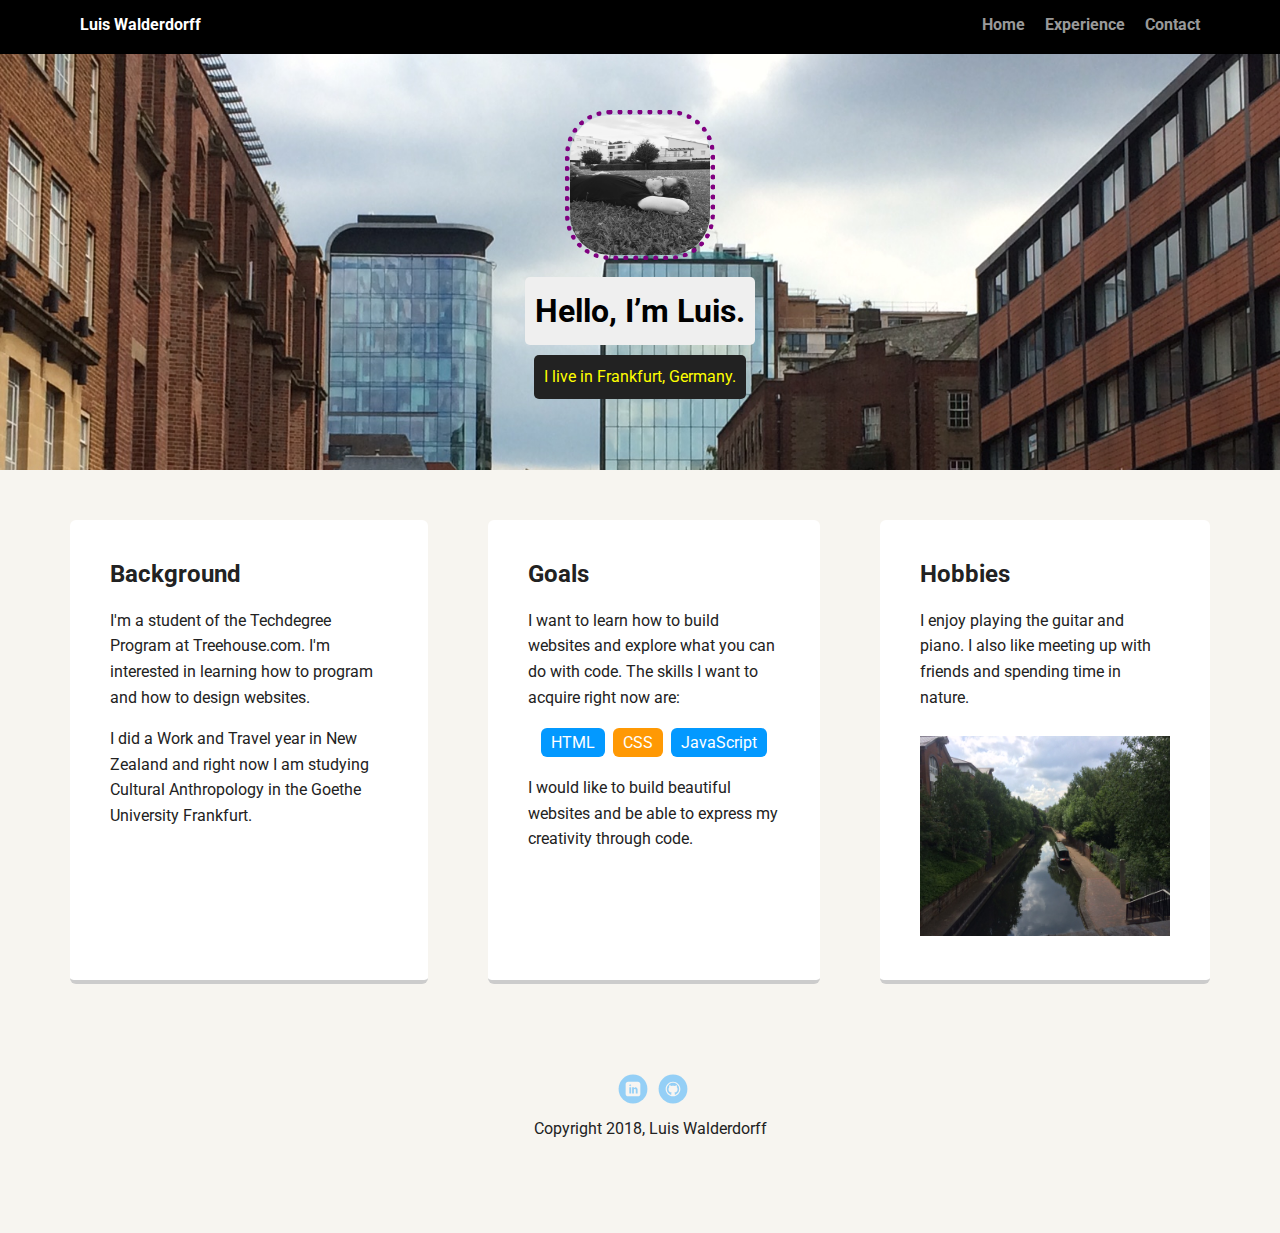
<file: index.html>
<!doctype html>
<html lang="en">
<head>
  <meta charset="utf-8">
  <title>Luis Walderdorff's Profile</title>
  <meta name="viewport" content="width=device-width, initial-scale=1.0">
  <link rel="stylesheet" href="styles.css">
  <link href="https://fonts.googleapis.com/css?family=Muli%7CRoboto:400,300,500,700,900" rel="stylesheet"></head>
  <body>
    <div class="main-nav">
        <ul class="nav">
          <li class="name">Luis Walderdorff</li>
          <li><a href="index.html">Home</a></li>
          <li><a href="experience.html">Experience</a></li>
          <li><a href="contact.html">Contact</a></li>
        </ul>
    </div>

    <header>
      <img src="images/Ich.JPG" alt="Picture of Luis Walderdorff" class="profile-image">
      <h1 class="tag name">Hello, I’m Luis.</h1>
      <p class="tag location">I live in Frankfurt, Germany.</p>
    </header>

    <main class="flex">
      <div class="card">
        <h2>Background</h2>
        <p>I'm a student of the Techdegree Program at Treehouse.com. I'm interested in learning how to program and how to design websites.</p>
        <p>I did a Work and Travel year in New Zealand and right now I am studying Cultural Anthropology in the Goethe University Frankfurt.</p>
      </div>

      <div class="card">
        <h2>Goals</h2>
        <p>I want to learn how to build websites and explore what you can do with code. The skills I want to acquire right now are:</p>
        <ul class="skills">
          <li>HTML</li>
          <li>CSS</li>
          <li>JavaScript</li>
        </ul>
        <p>I would like to build beautiful websites and be able to express my creativity through code.</p>
      </div>

      <div class="card">
        <h2>Hobbies</h2>
        <p>I enjoy playing the guitar and piano. I also like meeting up with friends and spending time in nature.</p>
        <img src="images/nature.JPG" alt="Picture of a canal in Birmingham" class="other-image">
      </div>



    </main>
    <footer>
      <ul>
        <li><a target="_blank" href="https://www.linkedin.com/in/luis-walderdorff-564650163/" class="social linkedin">LinkedIn</a></li>
        <li><a target="_blank" href="https://github.com/LuWalder" class="social github">Github</a></li>
      </ul>
      <p class="copyright">Copyright 2018, Luis Walderdorff</p>
    </footer>
  </body>
  </html>
</file>
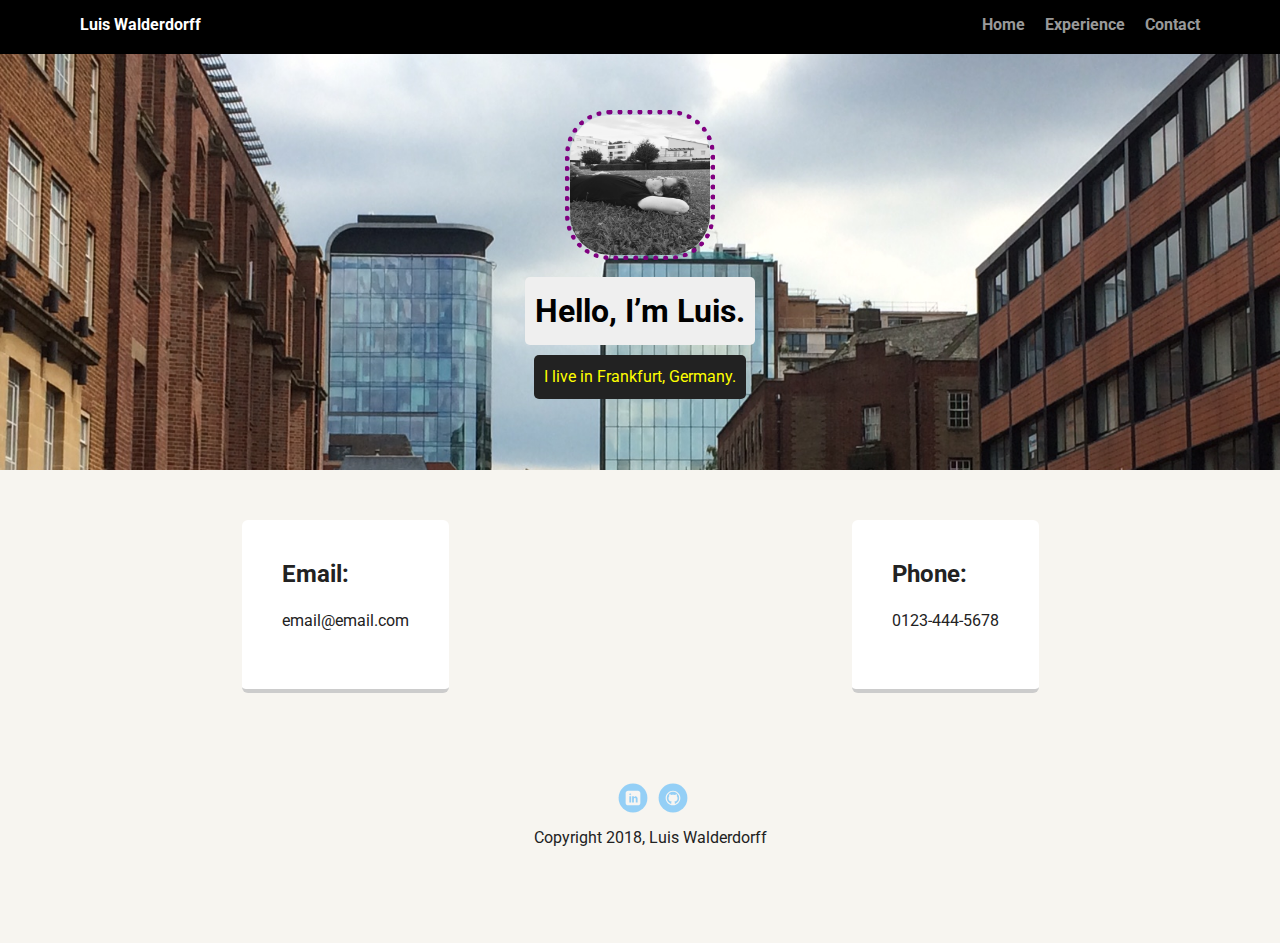
<file: contact.html>
<!doctype html>
<html lang="en">
<head>
  <meta charset="utf-8">
  <title>Luis Walderdorff's Profile</title>
  <meta name="viewport" content="width=device-width, initial-scale=1.0">
  <link rel="stylesheet" href="styles.css">
  <link href="https://fonts.googleapis.com/css?family=Muli%7CRoboto:400,300,500,700,900" rel="stylesheet"></head>
  <body>
    <div class="main-nav">
        <ul class="nav">
          <li class="name">Luis Walderdorff</li>
          <li><a href="index.html">Home</a></li>
          <li><a href="experience.html">Experience</a></li>
          <li><a href="contact.html">Contact</a></li>
        </ul>
    </div>

    <header>
      <img src="images/Ich.JPG" alt="Picture of Luis Walderdorff" class="profile-image">
      <h1 class="tag name">Hello, I’m Luis.</h1>
      <p class="tag location">I live in Frankfurt, Germany.</p>
    </header>

    <main class="flex">
      <div class="card">
        <h2>Email:</h2>
        <p>email@email.com</p>
      </div>
      <div class="card">
        <h2>Phone:</h2>
        <p>0123-444-5678</p>
      </div>


    </main>
    <footer>
      <ul>
        <li><a target="_blank" href="https://www.linkedin.com/in/luis-walderdorff-564650163/" class="social linkedin">LinkedIn</a></li>
        <li><a target="_blank" href="https://github.com/LuWalder" class="social github">Github</a></li>
      </ul>
      <p class="copyright">Copyright 2018, Luis Walderdorff</p>
    </footer>
  </body>
  </html>
</file>
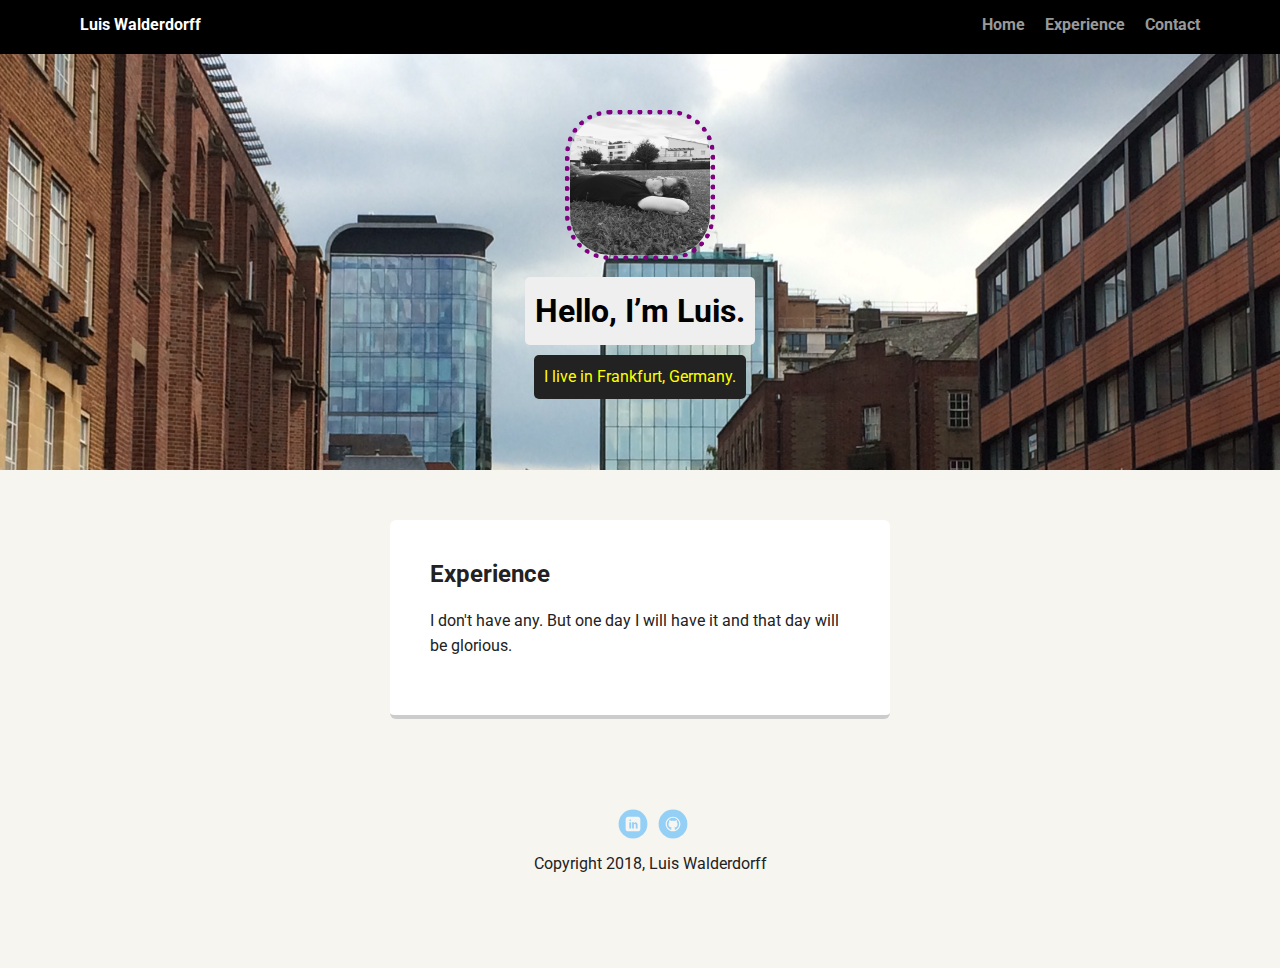
<file: experience.html>
<!doctype html>
<html lang="en">
<head>
  <meta charset="utf-8">
  <title>Luis Walderdorff's Profile</title>
  <meta name="viewport" content="width=device-width, initial-scale=1.0">
  <link rel="stylesheet" href="styles.css">
  <link href="https://fonts.googleapis.com/css?family=Muli%7CRoboto:400,300,500,700,900" rel="stylesheet"></head>
  <body>

    <div class="main-nav">
        <ul class="nav">
          <li class="name">Luis Walderdorff</li>
          <li><a href="index.html">Home</a></li>
          <li><a href="#">Experience</a></li>
          <li><a href="contact.html">Contact</a></li>
        </ul>
    </div>

    <header>
      <img src="images/Ich.JPG" alt="Picture of Luis Walderdorff" class="profile-image">
      <h1 class="tag name">Hello, I’m Luis.</h1>
      <p class="tag location">I live in Frankfurt, Germany.</p>
    </header>
    <main class="flex">
      <div class="card">
        <h2>Experience</h2>
        <p>I don't have any. But one day I will have it and that day will be glorious.</p>
      </div>



    </main>
    <footer>
      <ul>
        <li><a href="https://www.linkedin.com/in/luis-walderdorff-564650163/" class="social linkedin">LinkedIn</a></li>
        <li><a href="https://github.com/LuWalder" class="social github">Github</a></li>
      </ul>
      <p class="copyright">Copyright 2018, Luis Walderdorff</p>
    </footer>
  </body>
  </html>
</file>
<file: styles.css>
/* Global Layout Set-up */
* {
  box-sizing: border-box;
}

body {
  margin: 0;
  padding: 0;
  text-align: center;
  font-family: 'Roboto', sans-serif;
  color: #222;
  background: #f7f5f0;
}
/* Link Styles */

a {
  text-decoration: none;
  color: #999;
}
a:hover {
  color: #6633ff;
}

/* Section Styles */

.main-nav {
  width: 100%;
  background: black;
  min-height: 30px;
  padding: 10px;
  position: fixed;
  text-align: center;
}
.nav {
  display: flex;
  justify-content: space-around;
  font-weight: 700;
  list-style-type: none;
  margin: 0 auto;
  padding: 0;
}

.nav .name {
    display: block;
    margin-right: auto;
    color: white;
}
.nav li {
  padding: 5px 10px 10px 10px;
}
.nav a {
  transition: all .5s;
}
.nav a:hover {
  color: white
}

header {
  text-align: center;
  background: url('images/Hintergrund.jpeg') no-repeat top center ;
  background-size: cover;
  overflow: hidden;
  padding-top: 60px;
}
header {
  line-height: 1.5;
}
header .profile-image {
  margin-top: 50px;
  width: 150px;
  height: 150px;
  border-radius: 30%;
  border: 5px dotted purple;
  transition: all 15s;
}
header .profile-image:hover {
  transform: scale(1) rotate(7200deg);
}
main .other-image {
  margin-top: 10px;
  width: 250px;
  height: 200px;
}
.tag {
  background-color: #efefef;
  color: black;
  padding: 10px;
  border-radius: 5px;
  display: table;
  margin: 10px auto;
}
.location {
  background-color: #222;
  color: yellow;
}
.card {
  margin: 30px;
  padding: 20px 40px 40px;
  max-width: 500px;
  text-align: left;
  background: #fff;
  border-bottom: 4px solid #ccc;
  border-radius: 6px;
  transition: all .5s;
}
.card:hover {
  border-color: #ff99ff;
}

ul.skills {
  padding: 0;
  text-align: center;
}

.skills li {
  border-radius: 6px;
  display: inline-block;
  background: #ff9904;
  color: white;
  padding: 5px 10px;
  margin: 2px;
}

.skills li:nth-child(odd) {
  background: #0399ff;
}

footer {
  width: 100%;
  min-height: 30px;
  padding: 20px 0 40px 20px;
}

footer .copyright {
  top: -8px;
  font-size: .75em;
}

footer ul {
  list-style-type: none;
  margin: 0;
  padding: 0;
}

footer ul li {
  display: inline-block;
}

a.social {
  display: inline-block;
  text-indent: -9999px;
  margin-left: 5px;
  width: 30px;
  height: 30px;
  background-size: 30px 30px;
  opacity: .4;
  transition: all .5s;
}
a.twitter {
  background-image: url(images/twitter.svg);
}
a.linkedin {
  background-image: url(images/linkedin.svg);
}
a.github {
  background-image: url(images/github.svg);
}
a.social:hover {
  opacity: 1;
}
.clearfix {
  clear: both;
}

/* Styles for larger screens */
@media screen and (min-width: 720px) {

  .flex {
      display: -ms-flexbox;      /* TWEENER - IE 10 */
      display: flex;
      max-width: 1200px;
      -ms-flex-pack: distribute;
      justify-content: space-around;
      margin: 0 auto;
  }

  header {
    min-height: 470px;
  }

  .nav {
    max-width: 1200px;
    padding: 0 30px;
  }


  main {
    padding-top: 20px;
  }

  main p {
    line-height: 1.6em;
  }

  footer {
    font-size: 1.3em;
    max-width: 1200px;
    margin: 40px auto;
  }

}
</file>
